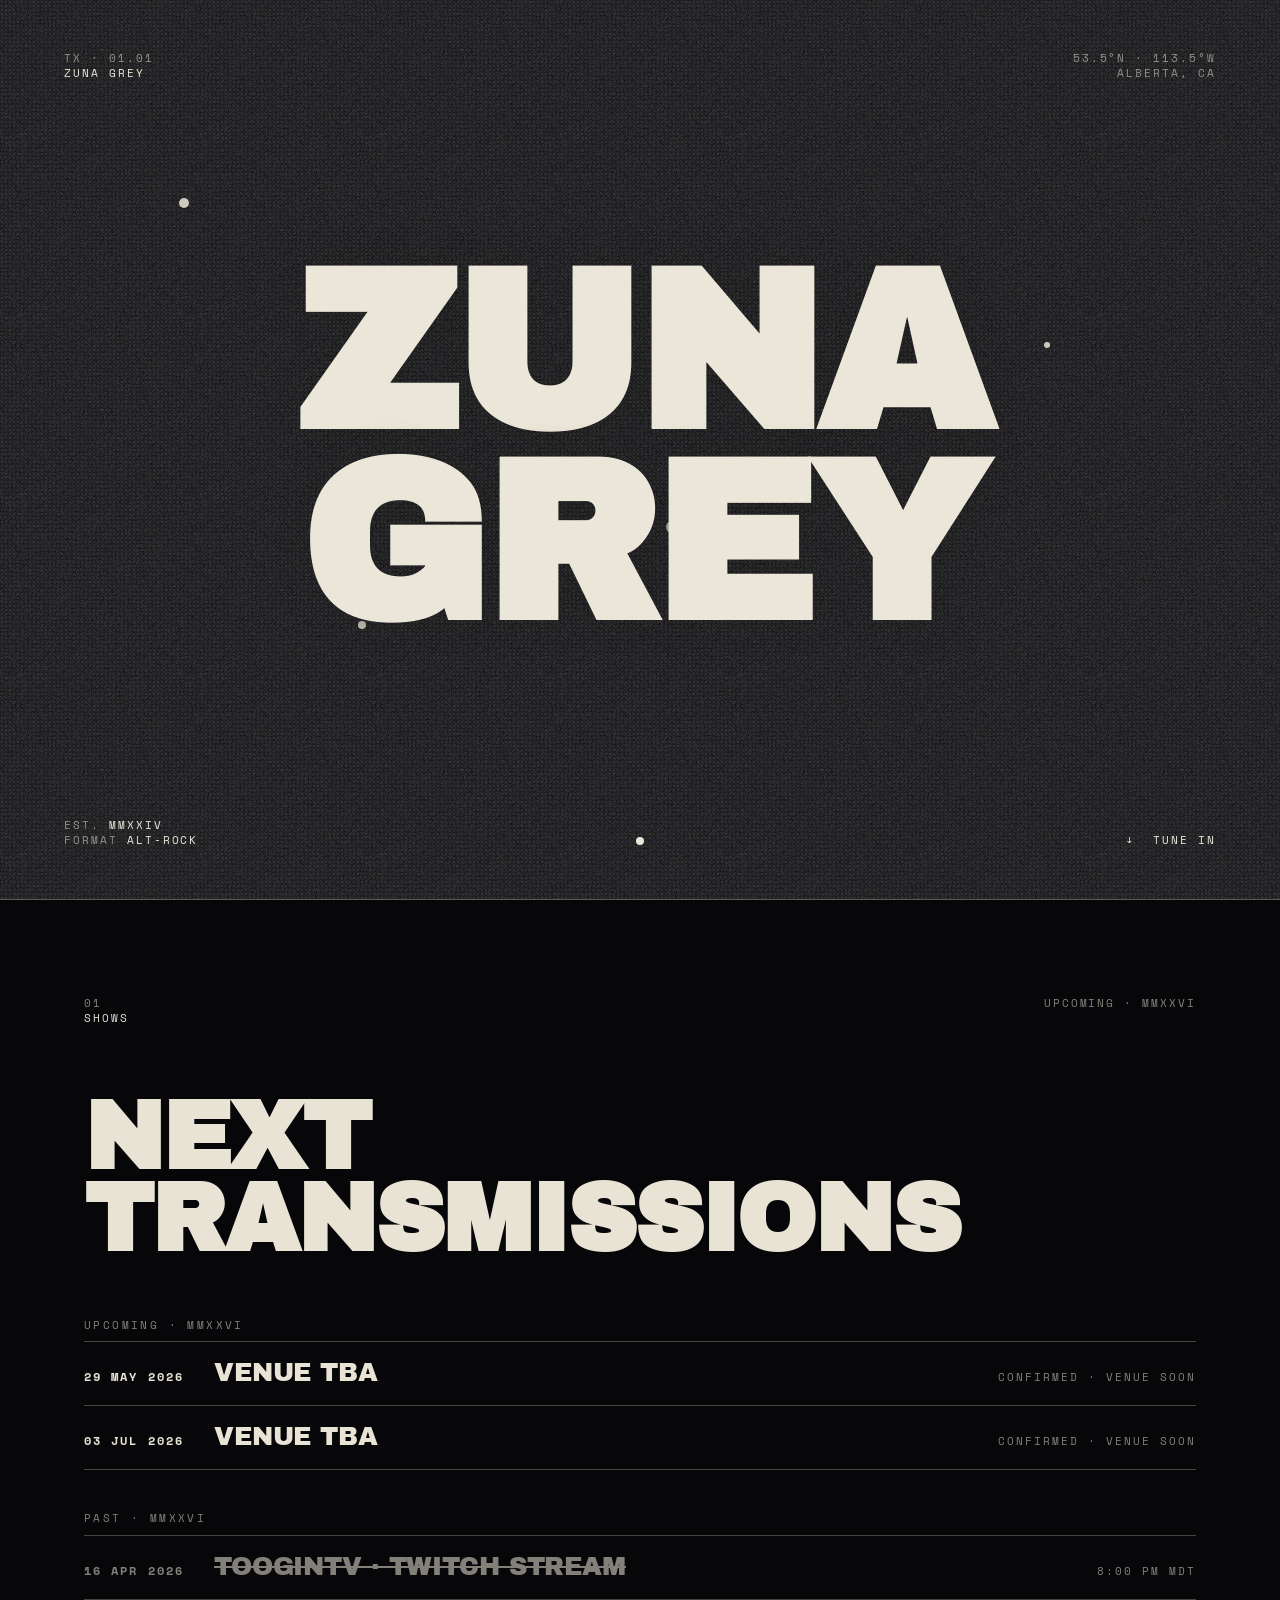
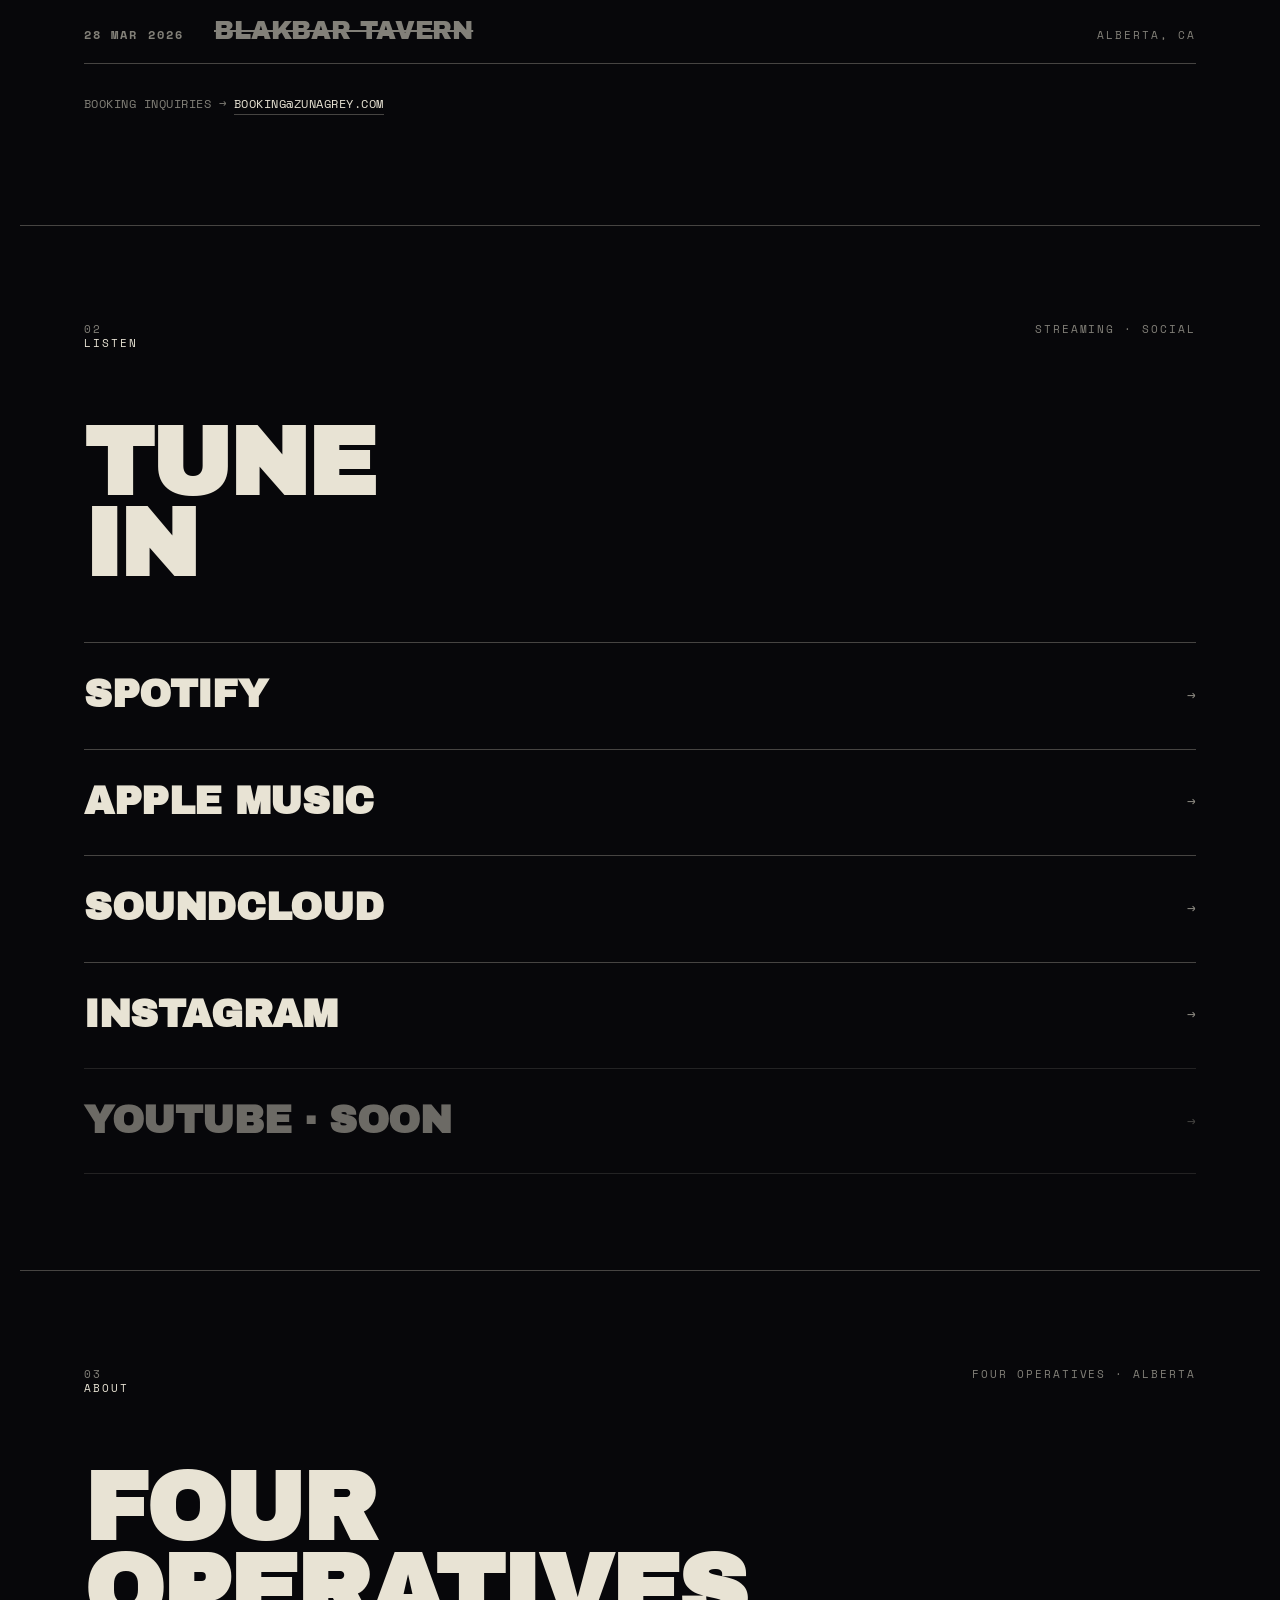
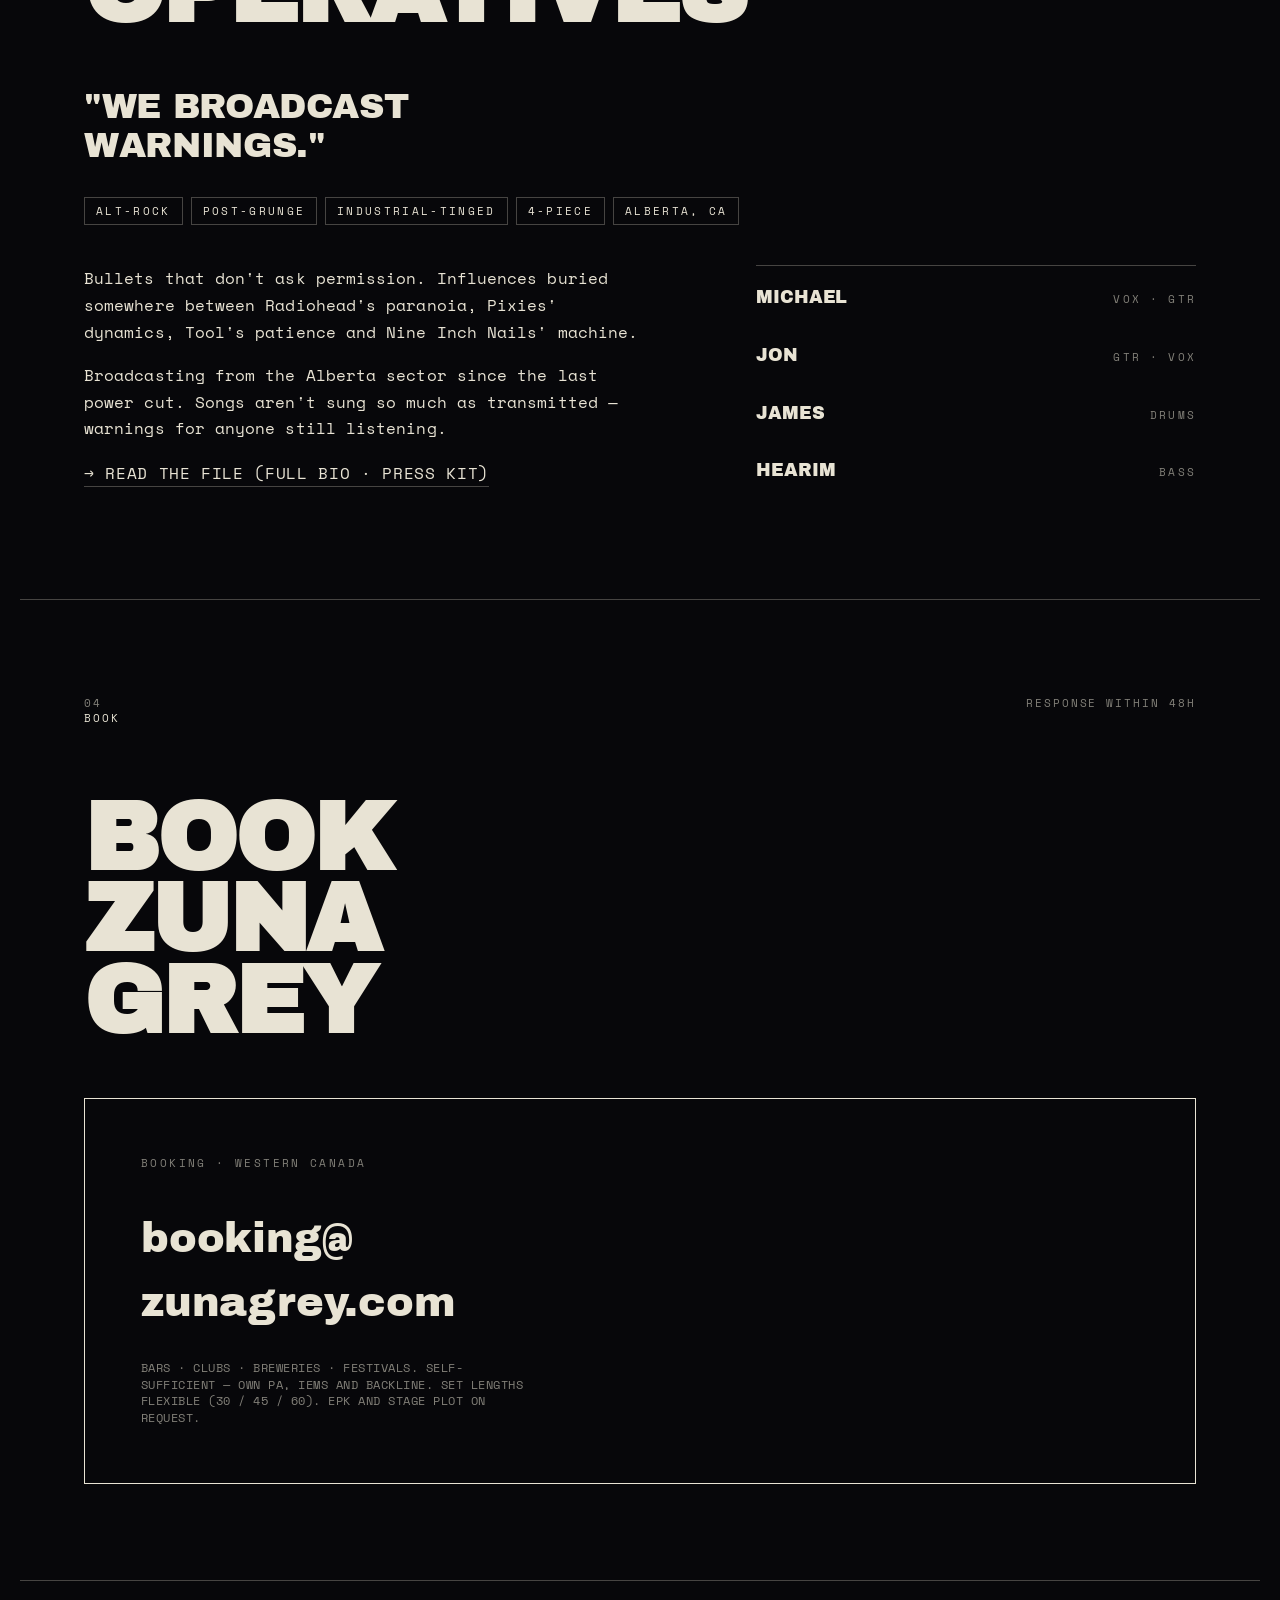
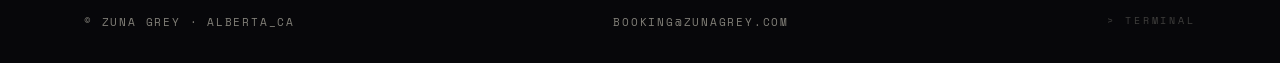
<file: index.html>
<!DOCTYPE html>
<html lang="en">
<head>
  <meta charset="UTF-8">
  <meta name="viewport" content="width=device-width, initial-scale=1, viewport-fit=cover">
  <title>ZUNA GREY</title>
  <meta name="description" content="Zuna Grey — 4-piece alt-rock from Alberta, Canada.">
  <meta property="og:title" content="ZUNA GREY">
  <meta property="og:description" content="4-piece alt-rock from Alberta, Canada.">
  <meta property="og:image" content="/assets/img/hero-portrait.jpg">
  <meta property="og:type" content="website">
  <meta name="theme-color" content="#07070a">
  <link rel="preconnect" href="https://fonts.googleapis.com">
  <link rel="preconnect" href="https://fonts.gstatic.com" crossorigin>
  <link href="https://fonts.googleapis.com/css2?family=Archivo+Black&family=Space+Mono:wght@400;700&display=swap" rel="stylesheet">
  <link rel="icon" href="data:image/svg+xml,<svg xmlns=%22http://www.w3.org/2000/svg%22 viewBox=%220 0 32 32%22><rect width=%2232%22 height=%2232%22 fill=%22%2307070a%22/><circle cx=%2216%22 cy=%2216%22 r=%226%22 fill=%22%23e8e3d4%22/></svg>">
  <link rel="stylesheet" href="/assets/css/main.css">
</head>
<body>
<div class="grain"></div>
<div class="halftone"></div>

<!-- ===== HERO — wordmark only, no photo ===== -->
<header class="hero" id="top">
  <div class="hero-dots" aria-hidden="true">
    <span></span><span></span><span></span><span></span><span></span>
  </div>

  <div class="hero-top util">
    <div>
      <span class="dim">TX · 01.01</span><br>
      ZUNA GREY
    </div>
    <div class="right dim">
      53.5°N · 113.5°W<br>
      ALBERTA, CA
    </div>
  </div>

  <div class="hero-title">
    <h1>ZUNA<br>GREY</h1>
  </div>

  <div class="hero-bottom util">
    <div>
      <span class="dim">EST.</span> MMXXIV<br>
      <span class="dim">FORMAT</span> ALT-ROCK
    </div>
    <div class="center">
      <span class="dot"></span>
    </div>
    <div class="right dim">
      <a href="#listen" style="border:none;">↓ &nbsp;TUNE IN</a>
    </div>
  </div>
</header>

<main>

  <!-- ===== 01 SHOWS ===== -->
  <section class="poster" id="shows">
    <div class="poster-corners util">
      <div><span class="dim">01</span><br>SHOWS</div>
      <div class="right dim">UPCOMING · MMXXVI</div>
    </div>

    <div class="poster-headline">
      <h2>NEXT<br>TRANSMISSIONS</h2>
    </div>

    <p class="label" style="margin-bottom: 8px;">Upcoming · MMXXVI</p>
    <ul class="show-list">
      <li>
        <span class="date">29 May 2026</span>
        <span class="venue">Venue TBA</span>
        <span class="time dim">Confirmed · venue soon</span>
      </li>
      <li>
        <span class="date">03 Jul 2026</span>
        <span class="venue">Venue TBA</span>
        <span class="time dim">Confirmed · venue soon</span>
      </li>
    </ul>

    <p class="label" style="margin-top: 40px; margin-bottom: 8px;">Past · MMXXVI</p>
    <ul class="show-list past">
      <li>
        <span class="date">16 Apr 2026</span>
        <span class="venue"><a href="https://www.twitch.tv/TooginTV" target="_blank" rel="noopener">TooginTV · Twitch Stream</a></span>
        <span class="time">8:00 PM MDT</span>
      </li>
      <li>
        <span class="date">28 Mar 2026</span>
        <span class="venue">Blakbar Tavern</span>
        <span class="time">Alberta, CA</span>
      </li>
    </ul>

    <p class="util dim small" style="margin-top: 32px;">
      Booking inquiries → <a href="mailto:booking@zunagrey.com">booking@zunagrey.com</a>
    </p>
  </section>

  <!-- ===== 02 LISTEN ===== -->
  <section class="poster" id="listen">
    <div class="poster-corners util">
      <div><span class="dim">02</span><br>LISTEN</div>
      <div class="right dim">STREAMING · SOCIAL</div>
    </div>

    <div class="poster-headline">
      <h2>TUNE<br>IN</h2>
    </div>

    <ul class="platforms">
      <li><a href="https://open.spotify.com/artist/1DZv7YbcdNunxPMIb3tfas" target="_blank" rel="noopener">Spotify</a></li>
      <li><a href="https://music.apple.com/ca/artist/zuna-grey/1787713945" target="_blank" rel="noopener">Apple Music</a></li>
      <li><a href="https://soundcloud.com/mjwdunham" target="_blank" rel="noopener">SoundCloud</a></li>
      <li><a href="https://www.instagram.com/zunagrey" target="_blank" rel="noopener">Instagram</a></li>
      <li><a href="#" aria-disabled="true" style="opacity:.45; pointer-events:none;">YouTube · soon</a></li>
    </ul>
  </section>

  <!-- ===== 03 ABOUT ===== -->
  <section class="poster" id="about">
    <div class="poster-corners util">
      <div><span class="dim">03</span><br>ABOUT</div>
      <div class="right dim">FOUR OPERATIVES · ALBERTA</div>
    </div>

    <div class="poster-headline">
      <h2>FOUR<br>OPERATIVES</h2>
    </div>

    <p class="quote">"We broadcast warnings."</p>

    <ul class="pills">
      <li>Alt-Rock</li>
      <li>Post-Grunge</li>
      <li>Industrial-Tinged</li>
      <li>4-Piece</li>
      <li>Alberta, CA</li>
    </ul>

    <div class="bio-grid">
      <div class="bio">
        <p>Bullets that don't ask permission. Influences buried somewhere between Radiohead's paranoia, Pixies' dynamics, Tool's patience and Nine Inch Nails' machine.</p>
        <p>Broadcasting from the Alberta sector since the last power cut. Songs aren't sung so much as transmitted — warnings for anyone still listening.</p>
        <p class="util dim small" style="margin-top: 18px;">
          <a href="/press.html">→ Read the file (full bio · press kit)</a>
        </p>
      </div>

      <ul class="lineup">
        <li><span class="name">Michael</span><span class="role">Vox · Gtr</span></li>
        <li><span class="name">Jon</span><span class="role">Gtr · Vox</span></li>
        <li><span class="name">James</span><span class="role">Drums</span></li>
        <li><span class="name">Hearim</span><span class="role">Bass</span></li>
      </ul>
    </div>
  </section>

  <!-- ===== 04 BOOK ===== -->
  <section class="poster" id="book">
    <div class="poster-corners util">
      <div><span class="dim">04</span><br>BOOK</div>
      <div class="right dim">RESPONSE WITHIN 48H</div>
    </div>

    <div class="poster-headline">
      <h2>BOOK<br>ZUNA GREY</h2>
    </div>

    <div class="book-card">
      <span class="label">Booking · Western Canada</span>
      <a class="mailto" href="mailto:booking@zunagrey.com?subject=Booking%20Inquiry%20-%20Zuna%20Grey">booking@<br>zunagrey.com</a>
      <p class="util dim small" style="margin: 0;">Bars · clubs · breweries · festivals. Self-sufficient — own PA, IEMs and backline. Set lengths flexible (30 / 45 / 60). EPK and stage plot on request.</p>
    </div>
  </section>

</main>

<footer>
  <span>© ZUNA GREY · ALBERTA_CA</span>
  <span><a href="mailto:booking@zunagrey.com">booking@zunagrey.com</a></span>
  <a href="/terminal.html" class="terminal-link">&gt; terminal</a>
</footer>

</body>
</html>
</file>
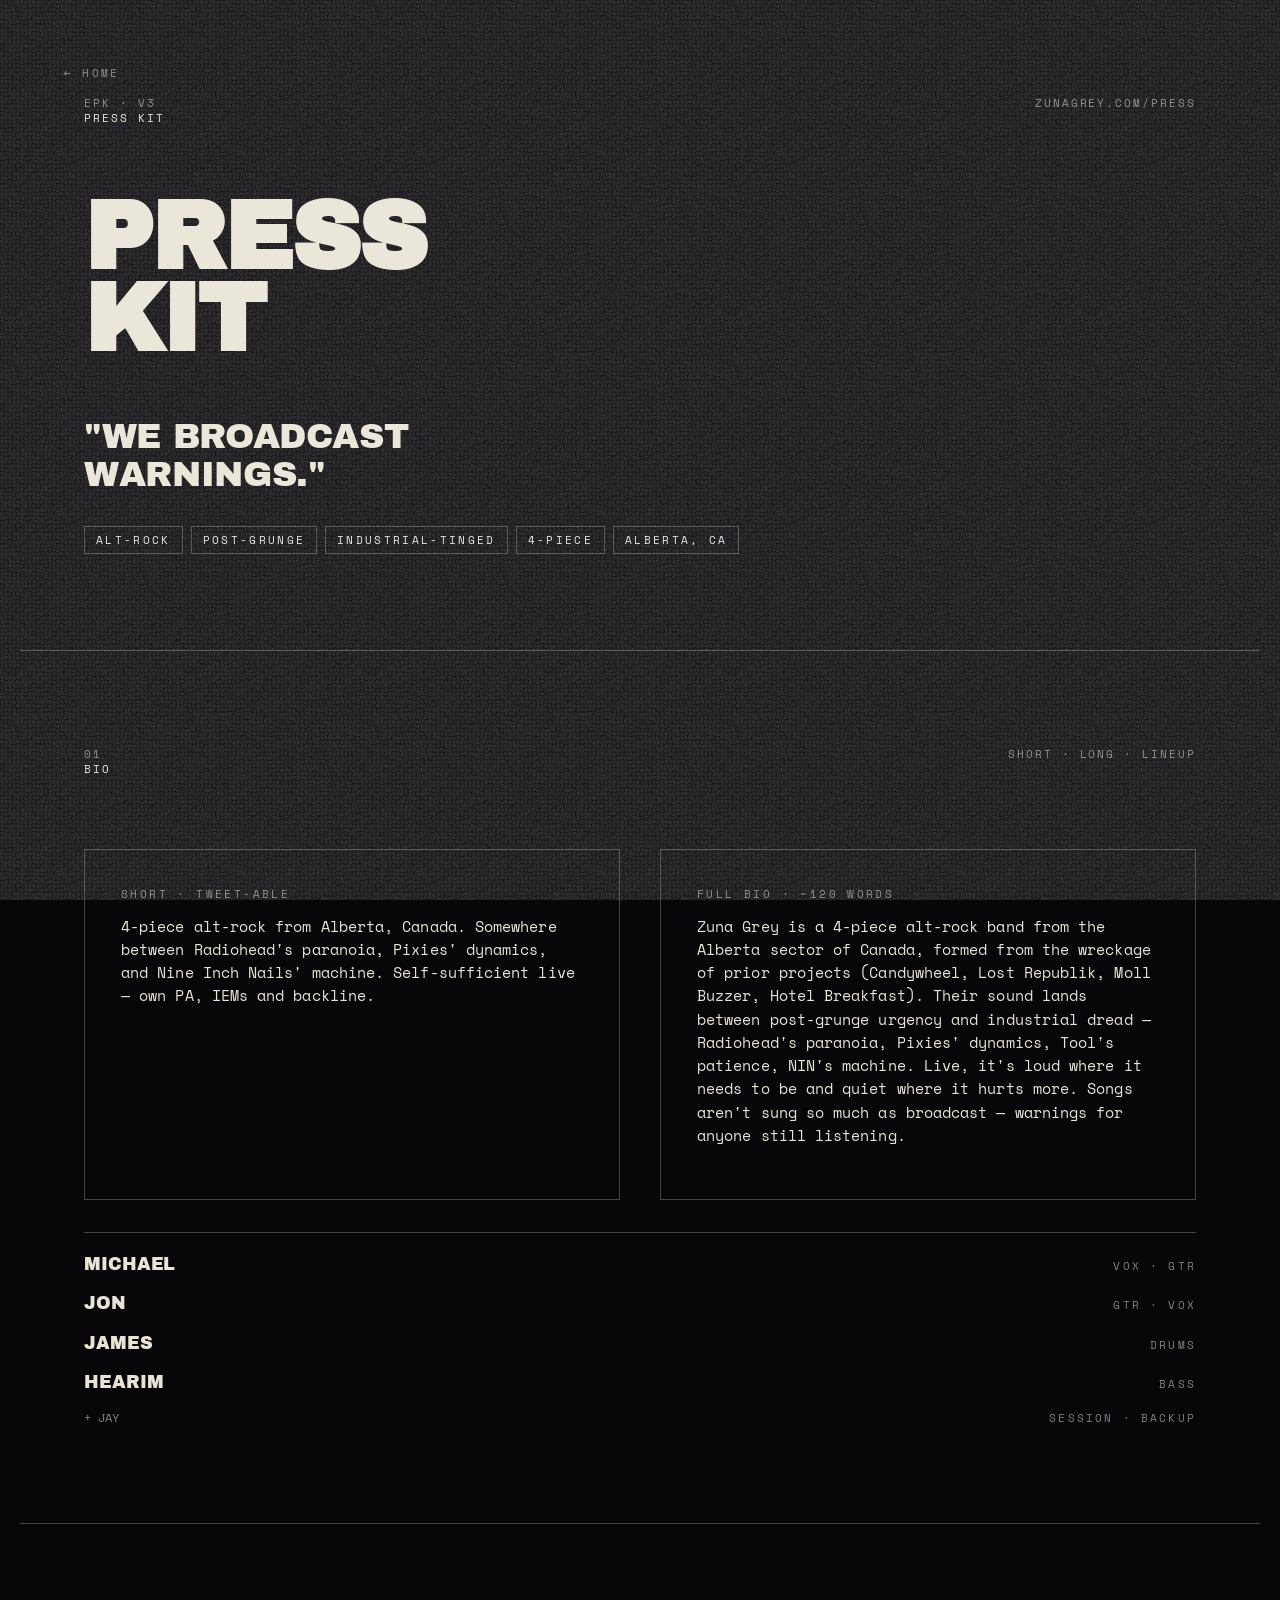
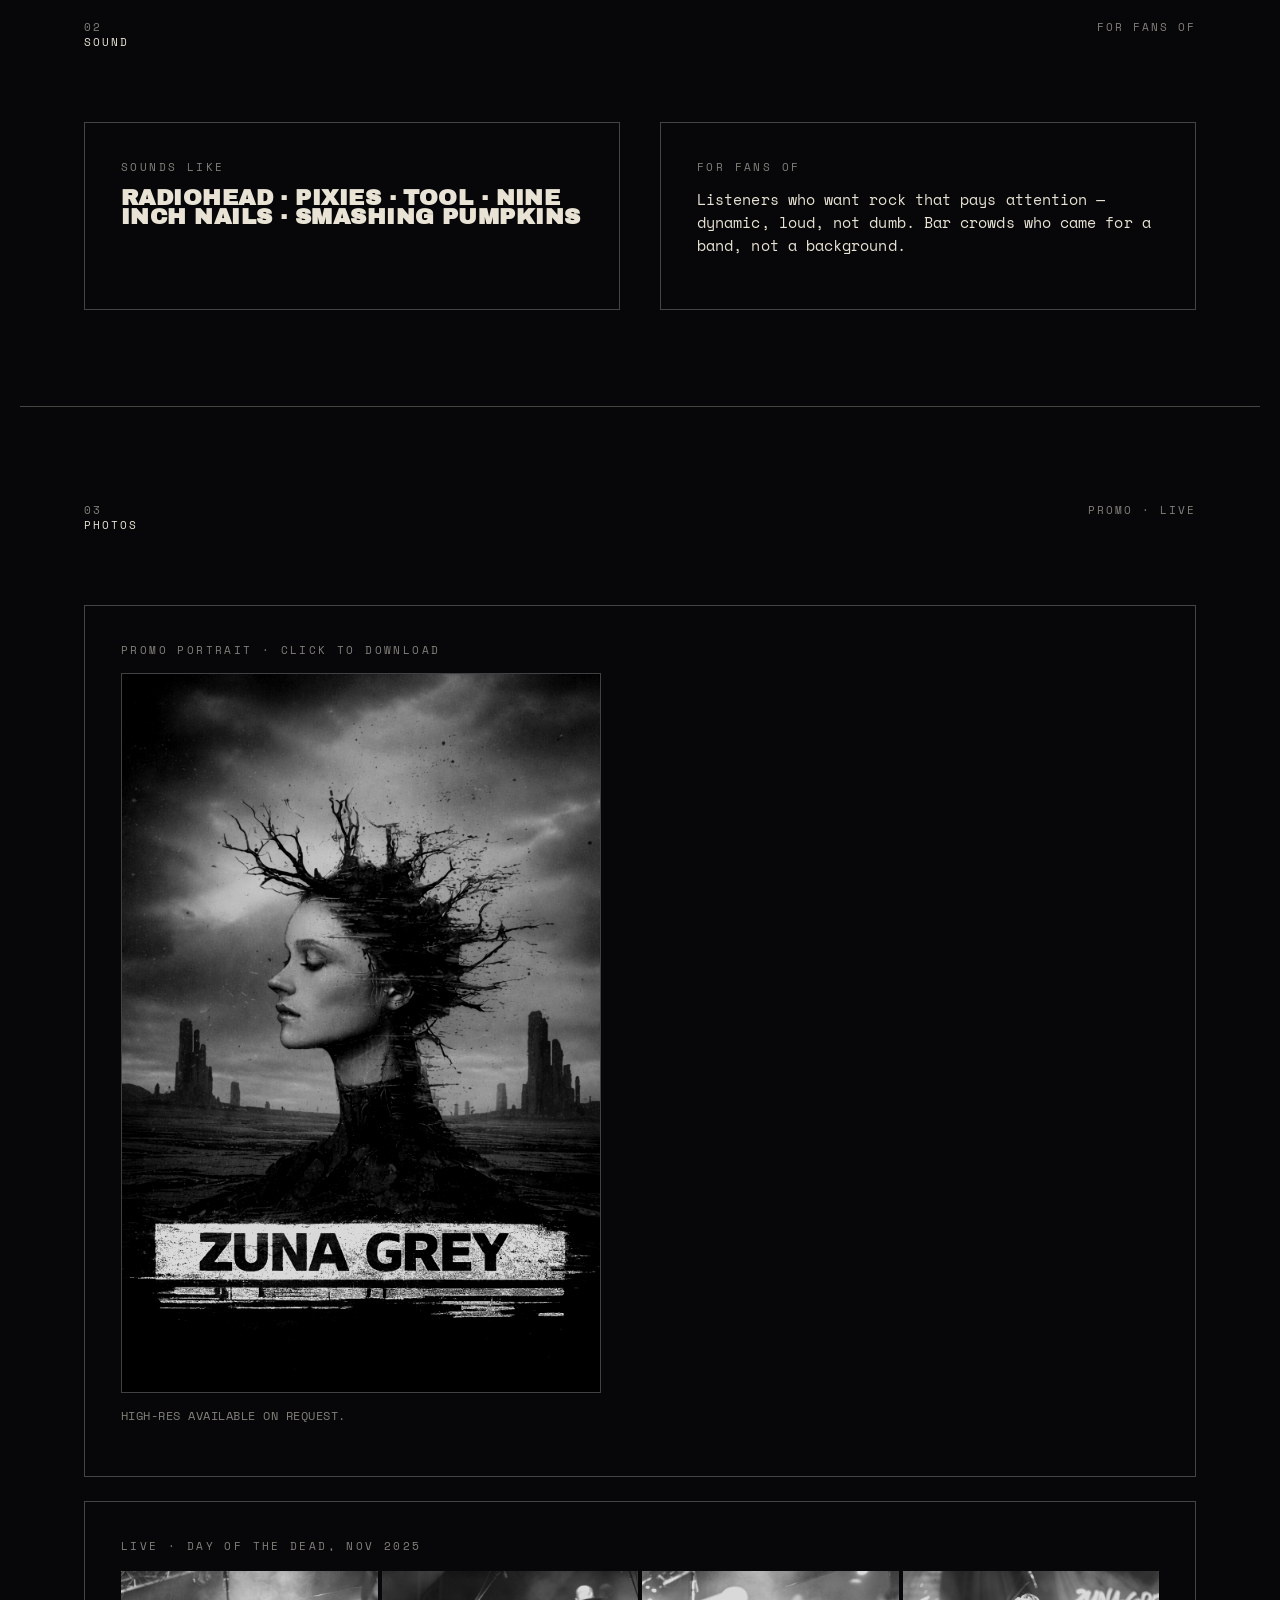
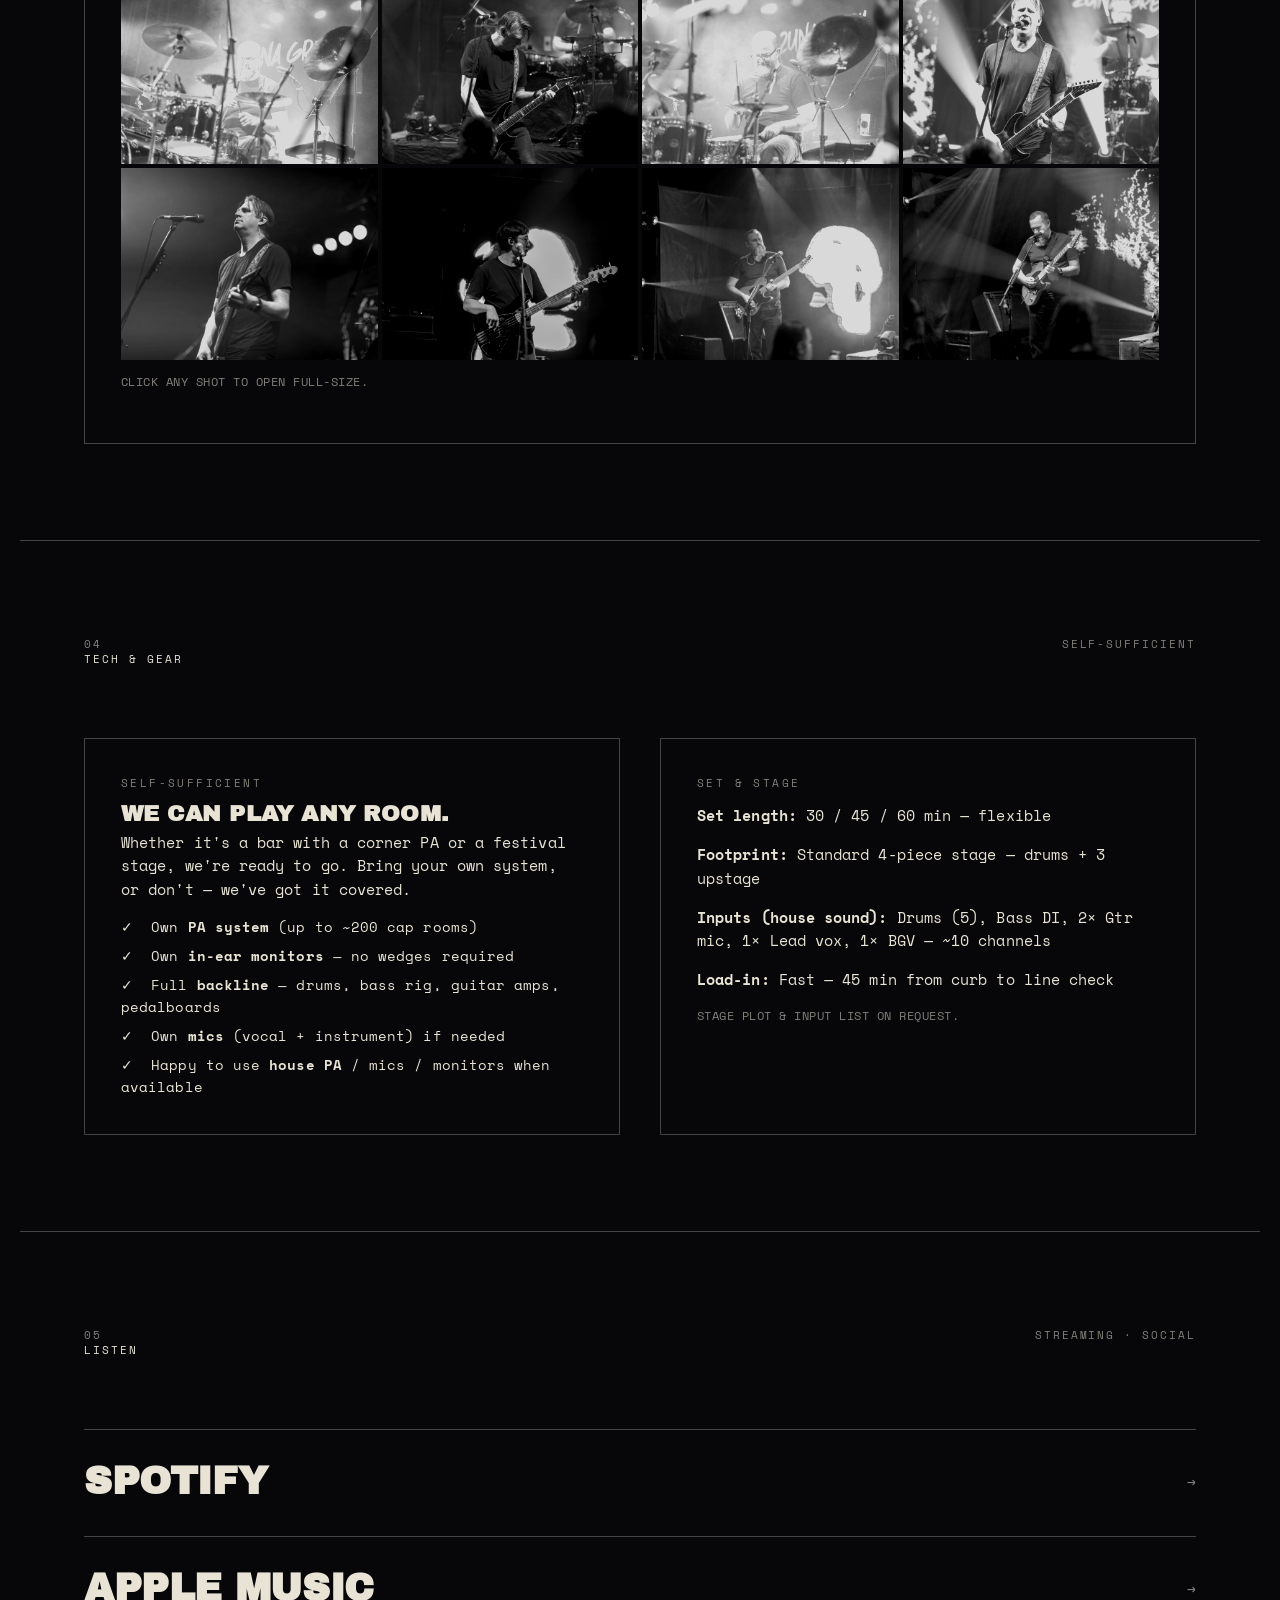
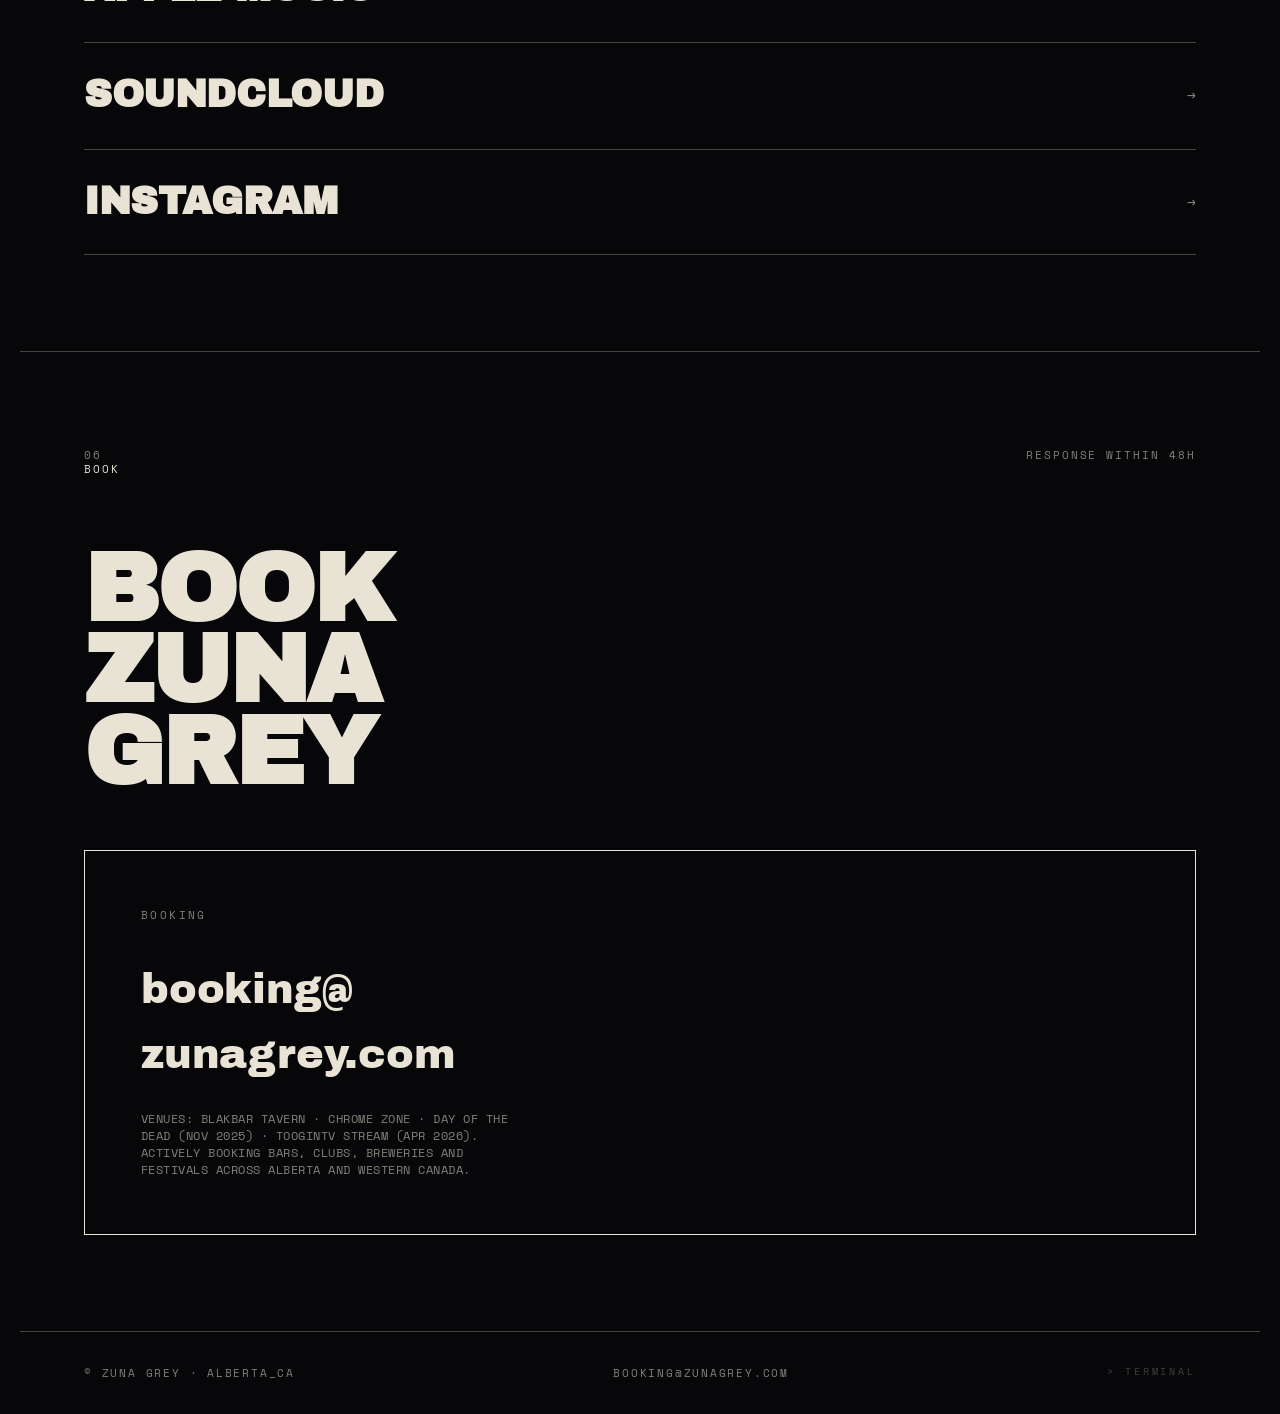
<file: press.html>
<!DOCTYPE html>
<html lang="en">
<head>
  <meta charset="UTF-8">
  <meta name="viewport" content="width=device-width, initial-scale=1, viewport-fit=cover">
  <title>Press Kit · Zuna Grey</title>
  <meta name="description" content="Zuna Grey press kit — bio, photos, live shots, tech specs and booking contact for venues and promoters.">
  <meta property="og:title" content="Press Kit · Zuna Grey">
  <meta property="og:description" content="4-piece alt-rock from Alberta. Self-sufficient setup. Book us.">
  <meta property="og:image" content="/assets/img/hero-portrait.jpg">
  <meta name="theme-color" content="#07070a">
  <link rel="preconnect" href="https://fonts.googleapis.com">
  <link rel="preconnect" href="https://fonts.gstatic.com" crossorigin>
  <link href="https://fonts.googleapis.com/css2?family=Archivo+Black&family=Space+Mono:wght@400;700&display=swap" rel="stylesheet">
  <link rel="icon" href="data:image/svg+xml,<svg xmlns=%22http://www.w3.org/2000/svg%22 viewBox=%220 0 32 32%22><rect width=%2232%22 height=%2232%22 fill=%22%2307070a%22/><circle cx=%2216%22 cy=%2216%22 r=%226%22 fill=%22%23e8e3d4%22/></svg>">
  <link rel="stylesheet" href="/assets/css/main.css">
</head>
<body>
<div class="grain"></div>
<div class="halftone"></div>

<a href="/" class="page-back">← Home</a>

<main>

  <section class="poster">
    <div class="poster-corners util">
      <div><span class="dim">EPK · V3</span><br>PRESS KIT</div>
      <div class="right dim">ZUNAGREY.COM/PRESS</div>
    </div>

    <div class="poster-headline">
      <h2>PRESS<br>KIT</h2>
    </div>

    <p class="quote">"We broadcast warnings."</p>

    <ul class="pills">
      <li>Alt-Rock</li>
      <li>Post-Grunge</li>
      <li>Industrial-Tinged</li>
      <li>4-Piece</li>
      <li>Alberta, CA</li>
    </ul>
  </section>

  <!-- BIO -->
  <section class="poster">
    <div class="poster-corners util">
      <div><span class="dim">01</span><br>BIO</div>
      <div class="right dim">SHORT · LONG · LINEUP</div>
    </div>

    <div class="epk-grid">
      <article class="epk-card">
        <span class="label">Short · tweet-able</span>
        <p>4-piece alt-rock from Alberta, Canada. Somewhere between Radiohead's paranoia, Pixies' dynamics, and Nine Inch Nails' machine. Self-sufficient live — own PA, IEMs and backline.</p>
      </article>
      <article class="epk-card">
        <span class="label">Full Bio · ~120 words</span>
        <p>Zuna Grey is a 4-piece alt-rock band from the Alberta sector of Canada, formed from the wreckage of prior projects (Candywheel, Lost Republik, Moll Buzzer, Hotel Breakfast). Their sound lands between post-grunge urgency and industrial dread — Radiohead's paranoia, Pixies' dynamics, Tool's patience, NIN's machine. Live, it's loud where it needs to be and quiet where it hurts more. Songs aren't sung so much as broadcast — warnings for anyone still listening.</p>
      </article>
    </div>

    <ul class="lineup" style="margin-top: 32px;">
      <li><span class="name">Michael</span><span class="role">Vox · Gtr</span></li>
      <li><span class="name">Jon</span><span class="role">Gtr · Vox</span></li>
      <li><span class="name">James</span><span class="role">Drums</span></li>
      <li><span class="name">Hearim</span><span class="role">Bass</span></li>
      <li class="dim"><span class="name" style="font-family: 'Space Mono', monospace; font-size: 0.78rem;">+ Jay</span><span class="role">Session · Backup</span></li>
    </ul>
  </section>

  <!-- SOUND -->
  <section class="poster">
    <div class="poster-corners util">
      <div><span class="dim">02</span><br>SOUND</div>
      <div class="right dim">FOR FANS OF</div>
    </div>

    <div class="epk-grid">
      <article class="epk-card">
        <span class="label">Sounds Like</span>
        <h3 style="margin-top:4px;">Radiohead · Pixies · Tool · Nine Inch Nails · Smashing Pumpkins</h3>
      </article>
      <article class="epk-card">
        <span class="label">For Fans Of</span>
        <p>Listeners who want rock that pays attention — dynamic, loud, not dumb. Bar crowds who came for a band, not a background.</p>
      </article>
    </div>
  </section>

  <!-- PHOTOS -->
  <section class="poster">
    <div class="poster-corners util">
      <div><span class="dim">03</span><br>PHOTOS</div>
      <div class="right dim">PROMO · LIVE</div>
    </div>

    <article class="epk-card" style="margin-bottom: 24px;">
      <span class="label">Promo Portrait · Click to download</span>
      <a href="/assets/img/hero-portrait.jpg" download="zunagrey-promo.jpg" style="border:none; display:block; margin-top:14px;">
        <img class="press-photo" src="/assets/img/hero-portrait.jpg" alt="Zuna Grey — press photo" style="aspect-ratio: 2/3; max-width: 480px;">
      </a>
      <p class="util dim small" style="margin-top:14px;">High-res available on request.</p>
    </article>

    <article class="epk-card">
      <span class="label">Live · Day of the Dead, Nov 2025</span>
      <div class="gallery">
        <a href="/assets/img/live-1.jpg" target="_blank" rel="noopener"><img src="/assets/img/live-1.jpg" alt="Zuna Grey live" loading="lazy"></a>
        <a href="/assets/img/live-2.jpg" target="_blank" rel="noopener"><img src="/assets/img/live-2.jpg" alt="Zuna Grey live" loading="lazy"></a>
        <a href="/assets/img/live-7.jpg" target="_blank" rel="noopener"><img src="/assets/img/live-7.jpg" alt="Zuna Grey live — drums" loading="lazy"></a>
        <a href="/assets/img/live-6.jpg" target="_blank" rel="noopener"><img src="/assets/img/live-6.jpg" alt="Zuna Grey live — vocals" loading="lazy"></a>
        <a href="/assets/img/live-4.jpg" target="_blank" rel="noopener"><img src="/assets/img/live-4.jpg" alt="Zuna Grey live" loading="lazy"></a>
        <a href="/assets/img/live-3.jpg" target="_blank" rel="noopener"><img src="/assets/img/live-3.jpg" alt="Zuna Grey live — bass" loading="lazy"></a>
        <a href="/assets/img/live-8.jpg" target="_blank" rel="noopener"><img src="/assets/img/live-8.jpg" alt="Zuna Grey live" loading="lazy"></a>
        <a href="/assets/img/live-5.jpg" target="_blank" rel="noopener"><img src="/assets/img/live-5.jpg" alt="Zuna Grey live" loading="lazy"></a>
      </div>
      <p class="util dim small" style="margin-top:14px;">Click any shot to open full-size.</p>
    </article>
  </section>

  <!-- TECH / GEAR -->
  <section class="poster">
    <div class="poster-corners util">
      <div><span class="dim">04</span><br>TECH &amp; GEAR</div>
      <div class="right dim">SELF-SUFFICIENT</div>
    </div>

    <div class="epk-grid">
      <article class="epk-card">
        <span class="label">Self-Sufficient</span>
        <h3 style="margin-top:4px;">We can play any room.</h3>
        <p>Whether it's a bar with a corner PA or a festival stage, we're ready to go. Bring your own system, or don't — we've got it covered.</p>
        <ul style="list-style:none; padding:0; margin-top:14px; display:grid; gap:8px; font-family: 'Space Mono', monospace; font-size: 0.86rem;">
          <li>✓ &nbsp;Own <strong>PA system</strong> (up to ~200 cap rooms)</li>
          <li>✓ &nbsp;Own <strong>in-ear monitors</strong> — no wedges required</li>
          <li>✓ &nbsp;Full <strong>backline</strong> — drums, bass rig, guitar amps, pedalboards</li>
          <li>✓ &nbsp;Own <strong>mics</strong> (vocal + instrument) if needed</li>
          <li>✓ &nbsp;Happy to use <strong>house PA</strong> / mics / monitors when available</li>
        </ul>
      </article>

      <article class="epk-card">
        <span class="label">Set &amp; Stage</span>
        <p><strong>Set length:</strong> 30 / 45 / 60 min — flexible</p>
        <p><strong>Footprint:</strong> Standard 4-piece stage — drums + 3 upstage</p>
        <p><strong>Inputs (house sound):</strong> Drums (5), Bass DI, 2× Gtr mic, 1× Lead vox, 1× BGV — ~10 channels</p>
        <p><strong>Load-in:</strong> Fast — 45 min from curb to line check</p>
        <p class="util dim small" style="margin-top:10px;">Stage plot &amp; input list on request.</p>
      </article>
    </div>
  </section>

  <!-- LISTEN -->
  <section class="poster">
    <div class="poster-corners util">
      <div><span class="dim">05</span><br>LISTEN</div>
      <div class="right dim">STREAMING · SOCIAL</div>
    </div>

    <ul class="platforms">
      <li><a href="https://open.spotify.com/artist/1DZv7YbcdNunxPMIb3tfas" target="_blank" rel="noopener">Spotify</a></li>
      <li><a href="https://music.apple.com/ca/artist/zuna-grey/1787713945" target="_blank" rel="noopener">Apple Music</a></li>
      <li><a href="https://soundcloud.com/mjwdunham" target="_blank" rel="noopener">SoundCloud</a></li>
      <li><a href="https://www.instagram.com/zunagrey" target="_blank" rel="noopener">Instagram</a></li>
    </ul>
  </section>

  <!-- BOOK -->
  <section class="poster">
    <div class="poster-corners util">
      <div><span class="dim">06</span><br>BOOK</div>
      <div class="right dim">RESPONSE WITHIN 48H</div>
    </div>

    <div class="poster-headline">
      <h2>BOOK<br>ZUNA GREY</h2>
    </div>

    <div class="book-card">
      <span class="label">Booking</span>
      <a class="mailto" href="mailto:booking@zunagrey.com?subject=Booking%20Inquiry%20-%20Zuna%20Grey">booking@<br>zunagrey.com</a>
      <p class="util dim small" style="margin: 0;">Venues: Blakbar Tavern · Chrome Zone · Day of the Dead (Nov 2025) · TooginTV stream (Apr 2026). Actively booking bars, clubs, breweries and festivals across Alberta and Western Canada.</p>
    </div>
  </section>

</main>

<footer>
  <span>© ZUNA GREY · ALBERTA_CA</span>
  <span><a href="mailto:booking@zunagrey.com">booking@zunagrey.com</a></span>
  <a href="/terminal.html" class="terminal-link">&gt; terminal</a>
</footer>

<script src="/assets/js/main.js" defer></script>
</body>
</html>
</file>
<file: assets/css/main.css>
/* ZUNA GREY — single-page poster, BCOM-inspired DIY zine */

:root {
  --bg:        #07070a;
  --paper:     #ece8df;
  --ink:       #e8e3d4;
  --ink-dim:   rgba(232,227,212,0.55);
  --ink-faint: rgba(232,227,212,0.28);
  --accent:    #e8e3d4;
  --max:       1240px;
  --gutter:    clamp(20px, 5vw, 64px);
}

* { box-sizing: border-box; margin: 0; padding: 0; }
html { -webkit-text-size-adjust: 100%; scroll-behavior: smooth; }

body {
  background: var(--bg);
  color: var(--ink);
  font-family: "Space Mono", ui-monospace, "Courier New", monospace;
  font-size: 15px;
  line-height: 1.55;
  min-height: 100vh;
  min-height: 100dvh;
  position: relative;
  overflow-x: hidden;
  -webkit-font-smoothing: antialiased;
  letter-spacing: 0.005em;
}

/* heavy paper-grain noise — the photocopy feel */
.grain {
  position: fixed;
  inset: 0;
  pointer-events: none;
  z-index: 99;
  opacity: 0.22;
  mix-blend-mode: screen;
  background-image: url("data:image/svg+xml;utf8,<svg xmlns='http://www.w3.org/2000/svg' width='180' height='180'><filter id='n'><feTurbulence type='fractalNoise' baseFrequency='1.4' numOctaves='3' stitchTiles='stitch'/><feColorMatrix values='0 0 0 0 1  0 0 0 0 1  0 0 0 0 1  0 0 0 1 0'/></filter><rect width='100%25' height='100%25' filter='url(%23n)'/></svg>");
}

/* halftone dot overlay — adds a printed feel */
.halftone {
  position: fixed;
  inset: 0;
  pointer-events: none;
  z-index: 98;
  opacity: 0.06;
  background-image: radial-gradient(rgba(232,227,212,1) 1px, transparent 1px);
  background-size: 4px 4px;
}

a {
  color: var(--ink);
  text-decoration: none;
  border-bottom: 1px solid var(--ink-faint);
  padding-bottom: 1px;
  transition: border-color 0.15s, color 0.15s;
}
a:hover, a:focus { border-color: var(--ink); }

::selection { background: var(--ink); color: var(--bg); }

/* DISPLAY type — BCOM-style fat condensed sans */
h1, h2, h3, .display {
  font-family: "Archivo Black", "Anton", Impact, "Helvetica Neue", sans-serif;
  font-weight: 900;
  letter-spacing: -0.02em;
  line-height: 0.85;
  text-transform: uppercase;
}

h1 { font-size: clamp(4rem, 18vw, 14rem); }
h2 { font-size: clamp(2.4rem, 8vw, 6rem); margin-bottom: 1rem; }
h3 { font-size: clamp(1.1rem, 2vw, 1.4rem); margin-bottom: 0.5rem; letter-spacing: 0.02em; }

p { margin-bottom: 1rem; max-width: 56ch; }

/* tiny utility text — corner labels, song titles, etc. */
.util {
  font-family: "Space Mono", ui-monospace, monospace;
  font-size: 0.68rem;
  letter-spacing: 0.18em;
  text-transform: uppercase;
  line-height: 1.35;
  color: var(--ink);
}
.util.dim { color: var(--ink-dim); }
.util ul, ul.util { list-style: none; }

.label {
  font-family: "Space Mono", ui-monospace, monospace;
  font-size: 0.68rem;
  letter-spacing: 0.22em;
  text-transform: uppercase;
  color: var(--ink-dim);
  display: block;
  margin-bottom: 0.6rem;
}

.dim    { color: var(--ink-dim); }
.faint  { color: var(--ink-faint); }
.small  { font-size: 0.78rem; letter-spacing: 0.04em; }
.mono   { font-family: "Space Mono", ui-monospace, monospace; }
.strike { text-decoration: line-through; opacity: 0.45; }

/* ink dot decoration — used like the BCOM scattered dots */
.dot {
  display: inline-block;
  width: 8px; height: 8px;
  border-radius: 50%;
  background: var(--ink);
  vertical-align: middle;
}

/* ============= POSTER LAYOUT ============= */

main { display: block; }

.poster {
  position: relative;
  padding: clamp(48px, 8vw, 96px) var(--gutter);
  max-width: var(--max);
  margin: 0 auto;
  border-bottom: 1px solid var(--ink-faint);
}
.poster:last-of-type { border-bottom: none; }

/* corner-text grid that wraps each poster's text utility */
.poster-corners {
  display: grid;
  grid-template-columns: 1fr 1fr;
  gap: clamp(24px, 5vw, 48px);
  margin-bottom: clamp(40px, 6vw, 72px);
}
.poster-corners > * { min-width: 0; }
.poster-corners .right { text-align: right; }
@media (max-width: 540px) {
  .poster-corners { grid-template-columns: 1fr; gap: 24px; }
  .poster-corners .right { text-align: left; }
}

/* ============= HERO ============= */

.hero {
  position: relative;
  min-height: 100vh;
  min-height: 100dvh;
  padding: clamp(28px, 4vw, 56px) var(--gutter);
  display: flex;
  flex-direction: column;
  justify-content: space-between;
  border-bottom: 1px solid var(--ink-faint);
  overflow: hidden;
}

.hero-bg {
  position: absolute;
  inset: 0;
  z-index: 0;
  pointer-events: none;
}
.hero-bg img {
  position: absolute;
  inset: 0;
  width: 100%; height: 100%;
  object-fit: cover;
  object-position: center;
  filter: grayscale(1) contrast(1.4) brightness(0.55);
  opacity: 0.55;
}
.hero-bg::after {
  /* halftone screen over photo */
  content: "";
  position: absolute;
  inset: 0;
  background-image:
    radial-gradient(rgba(0,0,0,0.85) 1px, transparent 1.4px);
  background-size: 3px 3px;
  mix-blend-mode: multiply;
  opacity: 0.45;
}

.hero > * { position: relative; z-index: 1; }

.hero-top {
  display: grid;
  grid-template-columns: 1fr 1fr;
  gap: clamp(24px, 5vw, 48px);
  align-items: start;
}
.hero-top .right { text-align: right; }
@media (max-width: 540px) {
  .hero-top { grid-template-columns: 1fr; }
  .hero-top .right { text-align: left; }
}

.hero-title {
  flex: 1;
  display: flex;
  align-items: center;
  justify-content: center;
  text-align: center;
  padding: clamp(32px, 6vw, 72px) 0;
  position: relative;
}
.hero-title h1 {
  display: block;
  text-shadow: 0 0 30px rgba(0,0,0,0.5);
}

.hero-bottom {
  display: grid;
  grid-template-columns: 1fr auto 1fr;
  gap: clamp(20px, 4vw, 40px);
  align-items: end;
}
.hero-bottom .center { text-align: center; }
.hero-bottom .right { text-align: right; }
@media (max-width: 720px) {
  .hero-bottom { grid-template-columns: 1fr; gap: 18px; }
  .hero-bottom .center, .hero-bottom .right { text-align: left; }
}

/* scattered ink dots — decorative */
.hero-dots {
  position: absolute;
  inset: 0;
  pointer-events: none;
  z-index: 0;
}
.hero-dots span {
  position: absolute;
  width: 10px; height: 10px;
  border-radius: 50%;
  background: var(--ink);
  opacity: 0.85;
}
.hero-dots span:nth-child(1) { top: 22%; left: 14%; }
.hero-dots span:nth-child(2) { top: 38%; right: 18%; width: 6px; height: 6px; }
.hero-dots span:nth-child(3) { bottom: 30%; left: 28%; width: 8px; height: 8px; }
.hero-dots span:nth-child(4) { bottom: 42%; right: 32%; width: 5px; height: 5px; }
.hero-dots span:nth-child(5) { top: 58%; left: 52%; width: 12px; height: 12px; }

/* ============= TYPOGRAPHY POSTER (LISTEN / SHOWS / ETC.) ============= */

.poster-headline {
  margin-bottom: clamp(28px, 5vw, 56px);
  position: relative;
}
.poster-headline h2 {
  word-spacing: 100vw;
}

.poster-photo {
  width: 100%;
  display: block;
  margin: clamp(24px, 4vw, 48px) 0;
  filter: grayscale(1) contrast(1.35) brightness(0.85);
  border: 1px solid var(--ink-faint);
}

/* ============= LISTS / LINKS ============= */

.platforms {
  list-style: none;
  display: grid;
  gap: 2px;
  margin: 0;
}
.platforms li a {
  display: flex;
  justify-content: space-between;
  align-items: center;
  padding: 22px 0;
  border: none;
  border-top: 1px solid var(--ink-faint);
  font-family: "Archivo Black", Impact, sans-serif;
  font-size: clamp(1.4rem, 4vw, 2.4rem);
  letter-spacing: -0.01em;
  text-transform: uppercase;
  font-weight: 900;
  transition: padding 0.18s, color 0.18s;
}
.platforms li:last-child a { border-bottom: 1px solid var(--ink-faint); }
.platforms li a::after {
  content: "→";
  font-family: "Space Mono", monospace;
  font-size: 0.9rem;
  font-weight: 400;
  letter-spacing: 0;
  margin-left: 12px;
  opacity: 0.6;
  transition: transform 0.18s, opacity 0.18s;
}
.platforms li a:hover {
  padding-left: 14px;
  color: var(--ink);
}
.platforms li a:hover::after {
  transform: translateX(8px);
  opacity: 1;
}

/* SHOWS */
.show-list { list-style: none; }
.show-list li {
  display: grid;
  grid-template-columns: 110px 1fr auto;
  gap: 20px;
  padding: 18px 0;
  border-top: 1px solid var(--ink-faint);
  align-items: baseline;
  font-family: "Space Mono", monospace;
}
.show-list li:last-child { border-bottom: 1px solid var(--ink-faint); }
.show-list .date {
  font-size: 0.72rem;
  letter-spacing: 0.18em;
  text-transform: uppercase;
  color: var(--ink);
  font-weight: 700;
}
.show-list .venue {
  font-family: "Archivo Black", Impact, sans-serif;
  font-size: clamp(1.1rem, 2.6vw, 1.6rem);
  letter-spacing: -0.005em;
  line-height: 1.05;
  text-transform: uppercase;
}
.show-list .venue a { border: none; }
.show-list .time {
  font-size: 0.7rem;
  letter-spacing: 0.18em;
  text-transform: uppercase;
  color: var(--ink-dim);
}
.show-list.past .date { color: var(--ink-dim); }
.show-list.past .venue { opacity: 0.55; text-decoration: line-through; }
@media (max-width: 540px) {
  .show-list li { grid-template-columns: 1fr; gap: 4px; }
}

/* ABOUT — bio + lineup */
.bio-grid {
  display: grid;
  gap: clamp(28px, 4vw, 56px);
  grid-template-columns: 1fr;
  margin-top: clamp(24px, 4vw, 40px);
}
@media (min-width: 760px) {
  .bio-grid { grid-template-columns: 1.4fr 1fr; gap: 56px; }
}
.bio p { font-size: 1.02rem; line-height: 1.65; }

.lineup {
  list-style: none;
  display: grid;
  gap: 12px;
  border-top: 1px solid var(--ink-faint);
  padding-top: 18px;
}
.lineup li {
  display: flex;
  justify-content: space-between;
  align-items: baseline;
  gap: 14px;
  font-family: "Space Mono", monospace;
}
.lineup .name {
  font-family: "Archivo Black", Impact, sans-serif;
  font-size: 1.1rem;
  letter-spacing: -0.005em;
  text-transform: uppercase;
}
.lineup .role {
  font-size: 0.68rem;
  letter-spacing: 0.2em;
  text-transform: uppercase;
  color: var(--ink-dim);
}

/* BOOK section — the only "button" treatment */
.book-card {
  border: 1px solid var(--ink);
  padding: clamp(28px, 5vw, 56px);
  display: grid;
  gap: 24px;
  position: relative;
}
.book-card .mailto {
  font-family: "Archivo Black", Impact, sans-serif;
  font-size: clamp(1.4rem, 4.5vw, 2.6rem);
  letter-spacing: -0.005em;
  border: none;
  text-transform: lowercase;
  word-break: break-all;
}
.book-card .mailto:hover { background: var(--ink); color: var(--bg); }

/* footer */
footer {
  border-top: 1px solid var(--ink-faint);
  padding: 32px var(--gutter);
  max-width: var(--max);
  margin: 0 auto;
  display: flex;
  flex-wrap: wrap;
  justify-content: space-between;
  gap: 14px;
  font-family: "Space Mono", monospace;
  font-size: 0.7rem;
  letter-spacing: 0.16em;
  text-transform: uppercase;
  color: var(--ink-dim);
}
footer a { border: none; color: var(--ink-dim); }
footer a:hover { color: var(--ink); }
.terminal-link { font-size: 0.6rem; letter-spacing: 0.3em; opacity: 0.45; }

/* ============= PRESS KIT (deep page) ============= */

.page-back {
  position: absolute;
  top: var(--gutter);
  left: var(--gutter);
  font-family: "Space Mono", monospace;
  font-size: 0.7rem;
  letter-spacing: 0.2em;
  text-transform: uppercase;
  color: var(--ink-dim);
  border: none;
  z-index: 5;
}
.page-back:hover { color: var(--ink); }

.epk-grid {
  display: grid;
  gap: clamp(24px, 4vw, 40px);
  grid-template-columns: 1fr;
  margin-top: clamp(24px, 4vw, 40px);
}
@media (min-width: 820px) { .epk-grid { grid-template-columns: 1fr 1fr; } }

.epk-card {
  border: 1px solid var(--ink-faint);
  padding: clamp(22px, 4vw, 36px);
  position: relative;
}
.epk-card .label { margin-bottom: 12px; }

.pills { display: flex; flex-wrap: wrap; gap: 8px; list-style: none; margin-top: 14px; }
.pills li {
  border: 1px solid var(--ink-faint);
  padding: 5px 11px;
  font-size: 0.66rem;
  letter-spacing: 0.22em;
  text-transform: uppercase;
}

.press-photo {
  width: 100%;
  display: block;
  filter: grayscale(1) contrast(1.3) brightness(0.85);
  border: 1px solid var(--ink-faint);
  transition: filter 0.3s;
}
.press-photo:hover { filter: grayscale(1) contrast(1.5) brightness(0.95); }

.gallery {
  display: grid;
  grid-template-columns: repeat(2, 1fr);
  gap: 4px;
  margin-top: 16px;
}
.gallery a { border: none; padding: 0; display: block; }
.gallery img {
  width: 100%;
  aspect-ratio: 4 / 3;
  object-fit: cover;
  display: block;
  filter: grayscale(1) contrast(1.3) brightness(0.85);
  transition: filter 0.18s, transform 0.18s;
}
.gallery a:hover img { filter: grayscale(1) contrast(1.5) brightness(1); transform: scale(1.02); }
@media (min-width: 720px) { .gallery { grid-template-columns: repeat(4, 1fr); } }

.quote {
  font-family: "Archivo Black", Impact, sans-serif;
  font-size: clamp(1.3rem, 3.5vw, 2.2rem);
  line-height: 1.1;
  letter-spacing: -0.01em;
  text-transform: uppercase;
  margin: clamp(20px, 3vw, 32px) 0;
  max-width: 22ch;
}

@media (prefers-reduced-motion: reduce) {
  * { transition: none !important; animation: none !important; }
  html { scroll-behavior: auto; }
}
</file>
